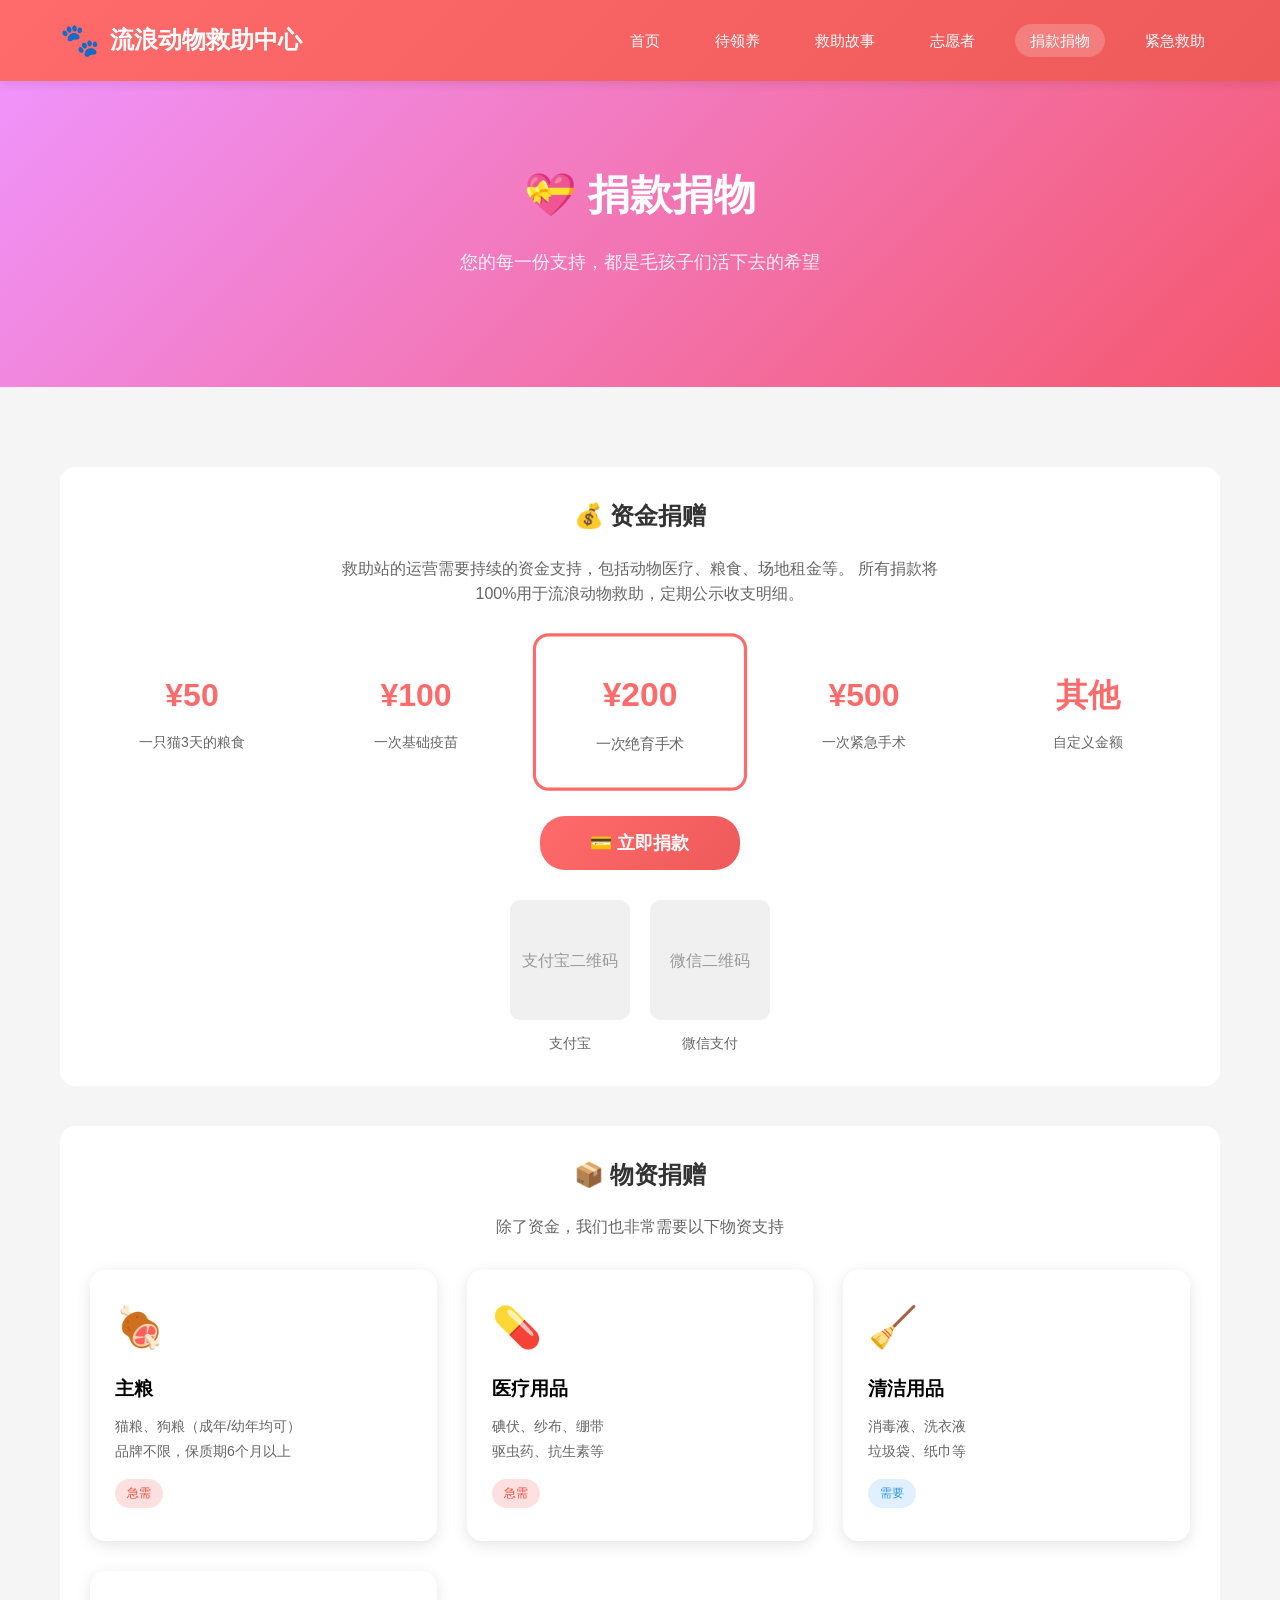
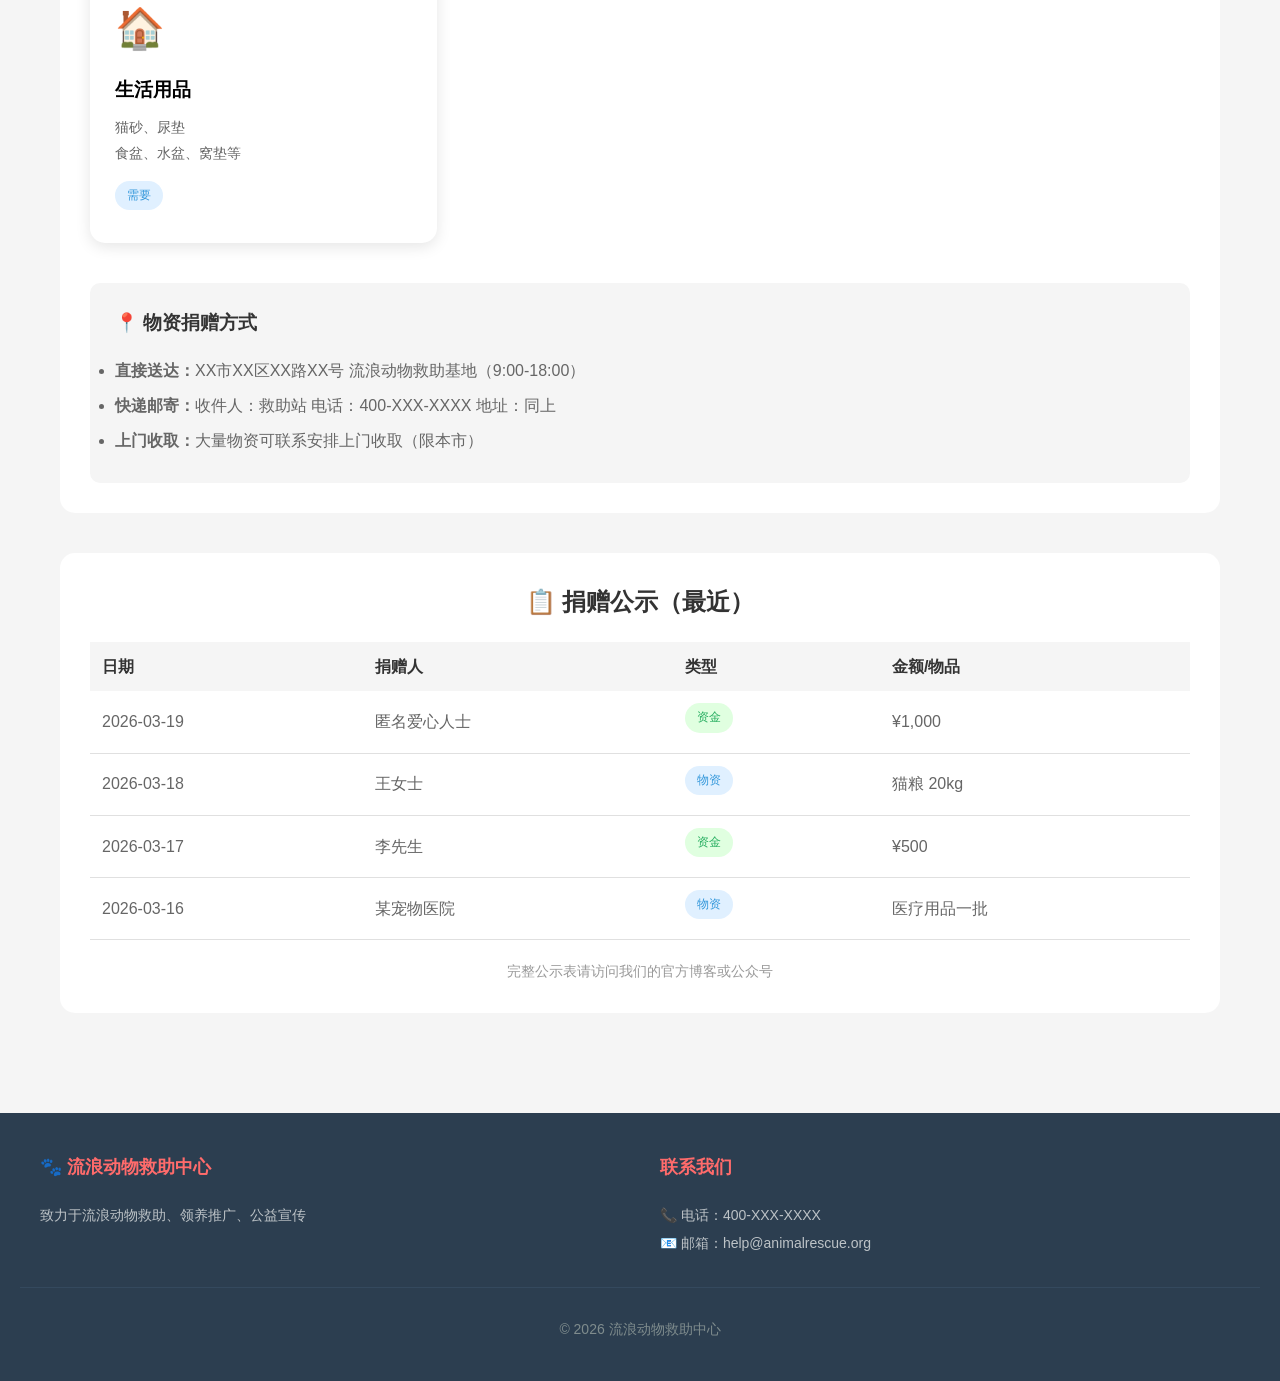
<file: donate.html>
<!DOCTYPE html>
<html lang="zh-CN">
<head>
    <meta charset="UTF-8">
    <meta name="viewport" content="width=device-width, initial-scale=1.0">
    <title>捐款捐物 - 流浪动物救助中心</title>
    <link rel="stylesheet" href="style.css">
</head>
<body>
    <!-- 导航栏 -->
    <nav class="navbar">
        <div class="nav-container">
            <a href="index.html" class="logo">
                <span class="logo-icon">🐾</span>
                <span>流浪动物救助中心</span>
            </a>
            <ul class="nav-links">
                <li><a href="index.html">首页</a></li>
                <li><a href="adopt.html">待领养</a></li>
                <li><a href="stories.html">救助故事</a></li>
                <li><a href="volunteer.html">志愿者</a></li>
                <li><a href="donate.html" class="active">捐款捐物</a></li>
                <li><a href="rescue.html">紧急救助</a></li>
            </ul>
        </div>
    </nav>

    <!-- 页面标题 -->
    <section class="hero" style="background: linear-gradient(135deg, #f093fb 0%, #f5576c 100%);">
        <h1>💝 捐款捐物</h1>
        <p>您的每一份支持，都是毛孩子们活下去的希望</p>
    </section>

    <!-- 主要内容 -->
    <div class="container">
        <!-- 捐款说明 -->
        <div style="background: white; padding: 30px; border-radius: 15px; margin-bottom: 40px; text-align: center;">
            <h2 style="color: #333; margin-bottom: 20px;">💰 资金捐赠</h2>
            <p style="color: #666; max-width: 600px; margin: 0 auto 30px;">
                救助站的运营需要持续的资金支持，包括动物医疗、粮食、场地租金等。
                所有捐款将100%用于流浪动物救助，定期公示收支明细。
            </p>

            <!-- 捐款金额选择 -->
            <div class="donate-options">
                <div class="donate-option" onclick="selectAmount(50, this)">
                    <div class="donate-amount">¥50</div>
                    <div class="donate-desc">一只猫3天的粮食</div>
                </div>
                <div class="donate-option" onclick="selectAmount(100, this)">
                    <div class="donate-amount">¥100</div>
                    <div class="donate-desc">一次基础疫苗</div>
                </div>
                <div class="donate-option selected" onclick="selectAmount(200, this)">
                    <div class="donate-amount">¥200</div>
                    <div class="donate-desc">一次绝育手术</div>
                </div>
                <div class="donate-option" onclick="selectAmount(500, this)">
                    <div class="donate-amount">¥500</div>
                    <div class="donate-desc">一次紧急手术</div>
                </div>
                <div class="donate-option" onclick="selectAmount(0, this)">
                    <div class="donate-amount">其他</div>
                    <div class="donate-desc">自定义金额</div>
                </div>
            </div>

            <!-- 自定义金额输入 -->
            <div id="customAmount" style="display: none; margin: 20px 0;">
                <input type="number" placeholder="请输入金额" style="padding: 12px 20px; border: 2px solid #e0e0e0; border-radius: 8px; width: 200px; font-size: 18px; text-align: center;">
            </div>

            <!-- 捐款按钮 -->
            <div style="margin-top: 30px;">
                <button class="btn btn-primary btn-large" onclick="alert('捐款功能开发中...\n\n目前可通过以下方式捐款：\n1. 支付宝：animalrescue@xxx.org\n2. 微信：扫描下方二维码\n3. 银行转账：详见联系我们')">
                    💳 立即捐款
                </button>
            </div>

            <!-- 支付方式 -->
            <div style="margin-top: 30px; display: flex; justify-content: center; gap: 20px; flex-wrap: wrap;">
                <div style="text-align: center;">
                    <div style="width: 120px; height: 120px; background: #f0f0f0; border-radius: 10px; display: flex; align-items: center; justify-content: center; margin: 0 auto 10px;">
                        <span style="color: #999;">支付宝二维码</span>
                    </div>
                    <span style="color: #666; font-size: 14px;">支付宝</span>
                </div>
                <div style="text-align: center;">
                    <div style="width: 120px; height: 120px; background: #f0f0f0; border-radius: 10px; display: flex; align-items: center; justify-content: center; margin: 0 auto 10px;">
                        <span style="color: #999;">微信二维码</span>
                    </div>
                    <span style="color: #666; font-size: 14px;">微信支付</span>
                </div>
            </div>
        </div>

        <!-- 物资捐赠 -->
        <div style="background: white; padding: 30px; border-radius: 15px; margin-bottom: 40px;">
            <h2 style="color: #333; margin-bottom: 20px; text-align: center;">📦 物资捐赠</h2>
            <p style="color: #666; text-align: center; margin-bottom: 30px;">
                除了资金，我们也非常需要以下物资支持
            </p>

            <div class="card-grid">
                <div class="card" style="padding: 25px;">
                    <div style="font-size: 40px; margin-bottom: 15px;">🍖</div>
                    <h3 style="margin-bottom: 10px;">主粮</h3>
                    <p style="color: #666; font-size: 14px; line-height: 1.8;">
                        猫粮、狗粮（成年/幼年均可）<br>
                        品牌不限，保质期6个月以上
                    </p>
                    <span class="card-tag tag-urgent" style="margin-top: 15px;">急需</span>
                </div>

                <div class="card" style="padding: 25px;">
                    <div style="font-size: 40px; margin-bottom: 15px;">💊</div>
                    <h3 style="margin-bottom: 10px;">医疗用品</h3>
                    <p style="color: #666; font-size: 14px; line-height: 1.8;">
                        碘伏、纱布、绷带<br>
                        驱虫药、抗生素等
                    </p>
                    <span class="card-tag tag-urgent" style="margin-top: 15px;">急需</span>
                </div>

                <div class="card" style="padding: 25px;">
                    <div style="font-size: 40px; margin-bottom: 15px;">🧹</div>
                    <h3 style="margin-bottom: 10px;">清洁用品</h3>
                    <p style="color: #666; font-size: 14px; line-height: 1.8;">
                        消毒液、洗衣液<br>
                        垃圾袋、纸巾等
                    </p>
                    <span class="card-tag tag-normal" style="margin-top: 15px;">需要</span>
                </div>

                <div class="card" style="padding: 25px;">
                    <div style="font-size: 40px; margin-bottom: 15px;">🏠</div>
                    <h3 style="margin-bottom: 10px;">生活用品</h3>
                    <p style="color: #666; font-size: 14px; line-height: 1.8;">
                        猫砂、尿垫<br>
                        食盆、水盆、窝垫等
                    </p>
                    <span class="card-tag tag-normal" style="margin-top: 15px;">需要</span>
                </div>
            </div>

            <!-- 捐赠方式 -->
            <div style="background: #f5f5f5; padding: 25px; border-radius: 10px; margin-top: 30px;">
                <h3 style="color: #333; margin-bottom: 15px;">📍 物资捐赠方式</h3>
                <ul style="color: #666; line-height: 2.2;">
                    <li><strong>直接送达：</strong>XX市XX区XX路XX号 流浪动物救助基地（9:00-18:00）</li>
                    <li><strong>快递邮寄：</strong>收件人：救助站 电话：400-XXX-XXXX 地址：同上</li>
                    <li><strong>上门收取：</strong>大量物资可联系安排上门收取（限本市）</li>
                </ul>
            </div>
        </div>

        <!-- 捐赠公示 -->
        <div style="background: white; padding: 30px; border-radius: 15px;">
            <h2 style="color: #333; margin-bottom: 20px; text-align: center;">📋 捐赠公示（最近）</h2>
            <div style="overflow-x: auto;">
                <table style="width: 100%; border-collapse: collapse;">
                    <thead>
                        <tr style="background: #f5f5f5;">
                            <th style="padding: 12px; text-align: left; color: #333;">日期</th>
                            <th style="padding: 12px; text-align: left; color: #333;">捐赠人</th>
                            <th style="padding: 12px; text-align: left; color: #333;">类型</th>
                            <th style="padding: 12px; text-align: left; color: #333;">金额/物品</th>
                        </tr>
                    </thead>
                    <tbody>
                        <tr style="border-bottom: 1px solid #e0e0e0;">
                            <td style="padding: 12px; color: #666;">2026-03-19</td>
                            <td style="padding: 12px; color: #666;">匿名爱心人士</td>
                            <td style="padding: 12px;"><span class="card-tag tag-success">资金</span></td>
                            <td style="padding: 12px; color: #666;">¥1,000</td>
                        </tr>
                        <tr style="border-bottom: 1px solid #e0e0e0;">
                            <td style="padding: 12px; color: #666;">2026-03-18</td>
                            <td style="padding: 12px; color: #666;">王女士</td>
                            <td style="padding: 12px;"><span class="card-tag tag-normal">物资</span></td>
                            <td style="padding: 12px; color: #666;">猫粮 20kg</td>
                        </tr>
                        <tr style="border-bottom: 1px solid #e0e0e0;">
                            <td style="padding: 12px; color: #666;">2026-03-17</td>
                            <td style="padding: 12px; color: #666;">李先生</td>
                            <td style="padding: 12px;"><span class="card-tag tag-success">资金</span></td>
                            <td style="padding: 12px; color: #666;">¥500</td>
                        </tr>
                        <tr style="border-bottom: 1px solid #e0e0e0;">
                            <td style="padding: 12px; color: #666;">2026-03-16</td>
                            <td style="padding: 12px; color: #666;">某宠物医院</td>
                            <td style="padding: 12px;"><span class="card-tag tag-normal">物资</span></td>
                            <td style="padding: 12px; color: #666;">医疗用品一批</td>
                        </tr>
                    </tbody>
                </table>
            </div>
            <p style="text-align: center; color: #999; font-size: 14px; margin-top: 20px;">
                完整公示表请访问我们的官方博客或公众号
            </p>
        </div>
    </div>

    <!-- 页脚 -->
    <footer class="footer">
        <div class="footer-content">
            <div class="footer-section">
                <h3>🐾 流浪动物救助中心</h3>
                <p>致力于流浪动物救助、领养推广、公益宣传</p>
            </div>
            <div class="footer-section">
                <h3>联系我们</h3>
                <p>📞 电话：400-XXX-XXXX</p>
                <p>📧 邮箱：help@animalrescue.org</p>
            </div>
        </div>
        <div class="footer-bottom">
            <p>© 2026 流浪动物救助中心</p>
        </div>
    </footer>

    <script src="script.js"></script>
</body>
</html>
</file>
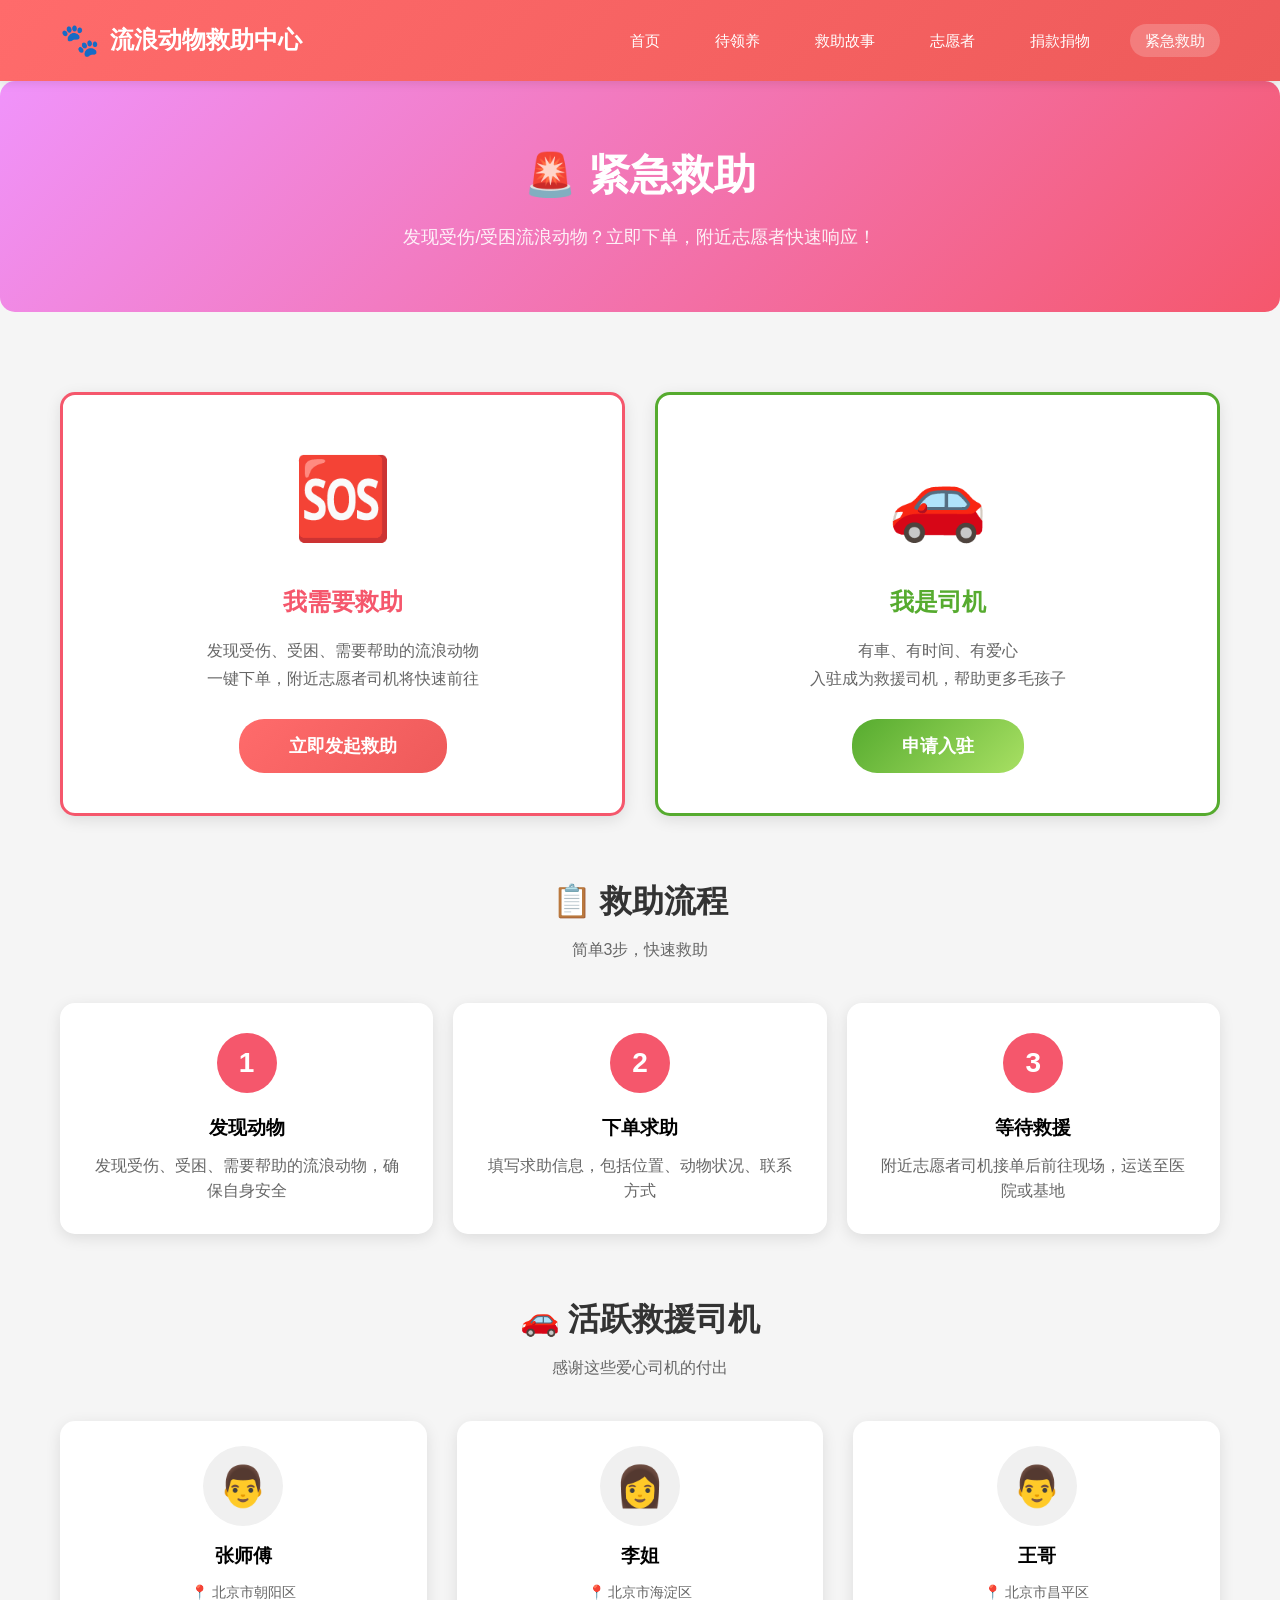
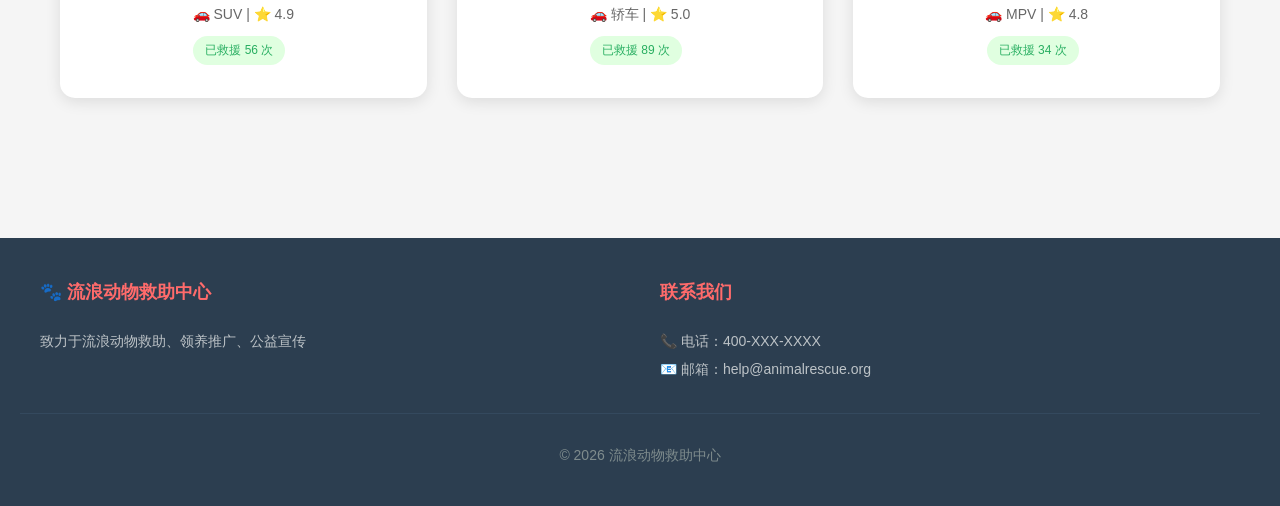
<file: rescue.html>
<!DOCTYPE html>
<html lang="zh-CN">
<head>
    <meta charset="UTF-8">
    <meta name="viewport" content="width=device-width, initial-scale=1.0">
    <title>紧急救助 - 流浪动物救助中心</title>
    <link rel="stylesheet" href="style.css">
</head>
<body>
    <!-- 导航栏 -->
    <nav class="navbar">
        <div class="nav-container">
            <a href="index.html" class="logo">
                <span class="logo-icon">🐾</span>
                <span>流浪动物救助中心</span>
            </a>
            <ul class="nav-links">
                <li><a href="index.html">首页</a></li>
                <li><a href="adopt.html">待领养</a></li>
                <li><a href="stories.html">救助故事</a></li>
                <li><a href="volunteer.html">志愿者</a></li>
                <li><a href="donate.html">捐款捐物</a></li>
                <li><a href="rescue.html" class="active">紧急救助</a></li>
            </ul>
        </div>
    </nav>

    <!-- 页面标题 -->
    <section class="rescue-banner" style="background: linear-gradient(135deg, #f093fb 0%, #f5576c 100%); color: white; padding: 60px 20px; text-align: center;">
        <h1 style="font-size: 42px; margin-bottom: 15px;">🚨 紧急救助</h1>
        <p style="font-size: 18px; opacity: 0.9;">发现受伤/受困流浪动物？立即下单，附近志愿者快速响应！</p>
    </section>

    <!-- 主要内容 -->
    <div class="container">
        <!-- 两个入口 -->
        <div class="card-grid" style="grid-template-columns: repeat(auto-fit, minmax(300px, 1fr));">
            <!-- 求助入口 -->
            <div class="card" style="padding: 40px; text-align: center; border: 3px solid #f5576c;">
                <div style="font-size: 80px; margin-bottom: 20px;">🆘</div>
                <h2 style="color: #f5576c; margin-bottom: 15px;">我需要救助</h2>
                <p style="color: #666; margin-bottom: 25px; line-height: 1.8;">
                    发现受伤、受困、需要帮助的流浪动物<br>
                    一键下单，附近志愿者司机将快速前往
                </p>
                <button class="btn btn-primary btn-large" onclick="showRescueForm()">立即发起救助</button>
            </div>

            <!-- 司机入驻入口 -->
            <div class="card" style="padding: 40px; text-align: center; border: 3px solid #56ab2f;">
                <div style="font-size: 80px; margin-bottom: 20px;">🚗</div>
                <h2 style="color: #56ab2f; margin-bottom: 15px;">我是司机</h2>
                <p style="color: #666; margin-bottom: 25px; line-height: 1.8;">
                    有車、有时间、有爱心<br>
                    入驻成为救援司机，帮助更多毛孩子
                </p>
                <button class="btn btn-primary btn-large" style="background: linear-gradient(135deg, #56ab2f 0%, #a8e063 100%);" onclick="showDriverForm()">申请入驻</button>
            </div>
        </div>

        <!-- 救助流程 -->
        <div class="section-title" style="margin-top: 60px;">
            <h2>📋 救助流程</h2>
            <p>简单3步，快速救助</p>
        </div>

        <div class="rescue-steps" style="display: grid; grid-template-columns: repeat(auto-fit, minmax(250px, 1fr)); gap: 20px; margin-top: 30px;">
            <div class="step-card" style="background: white; padding: 30px; border-radius: 15px; text-align: center; box-shadow: 0 4px 15px rgba(0,0,0,0.1);">
                <div class="step-number" style="background: #f5576c; color: white; width: 60px; height: 60px; font-size: 28px; margin: 0 auto 20px;">1</div>
                <h3 style="margin-bottom: 10px;">发现动物</h3>
                <p style="color: #666;">发现受伤、受困、需要帮助的流浪动物，确保自身安全</p>
            </div>
            <div class="step-card" style="background: white; padding: 30px; border-radius: 15px; text-align: center; box-shadow: 0 4px 15px rgba(0,0,0,0.1);">
                <div class="step-number" style="background: #f5576c; color: white; width: 60px; height: 60px; font-size: 28px; margin: 0 auto 20px;">2</div>
                <h3 style="margin-bottom: 10px;">下单求助</h3>
                <p style="color: #666;">填写求助信息，包括位置、动物状况、联系方式</p>
            </div>
            <div class="step-card" style="background: white; padding: 30px; border-radius: 15px; text-align: center; box-shadow: 0 4px 15px rgba(0,0,0,0.1);">
                <div class="step-number" style="background: #f5576c; color: white; width: 60px; height: 60px; font-size: 28px; margin: 0 auto 20px;">3</div>
                <h3 style="margin-bottom: 10px;">等待救援</h3>
                <p style="color: #666;">附近志愿者司机接单后前往现场，运送至医院或基地</p>
            </div>
        </div>

        <!-- 救助求助表单（默认隐藏） -->
        <div id="rescueForm" style="display: none; max-width: 600px; margin: 40px auto; background: white; padding: 40px; border-radius: 15px; box-shadow: 0 4px 15px rgba(0,0,0,0.1);">
            <h2 style="color: #333; margin-bottom: 20px; text-align: center;">🆘 救助求助单</h2>
            <form onsubmit="submitRescue(event)">
                <div class="form-group">
                    <label>求助人姓名 *</label>
                    <input type="text" required placeholder="请输入您的姓名">
                </div>
                <div class="form-group">
                    <label>联系电话 *</label>
                    <input type="tel" required placeholder="请输入手机号">
                </div>
                <div class="form-group">
                    <label>救助地点 *</label>
                    <input type="text" required placeholder="详细地址，例如：XX路XX号附近">
                </div>
                <div class="form-group">
                    <label>动物类型</label>
                    <select>
                        <option>🐱 猫</option>
                        <option>🐶 狗</option>
                        <option>其他</option>
                    </select>
                </div>
                <div class="form-group">
                    <label>动物状况 *</label>
                    <textarea required placeholder="请描述动物的状况：是否受伤、受困位置、精神状态等"></textarea>
                </div>
                <div class="form-group">
                    <label>现场照片</label>
                    <input type="file" accept="image/*" multiple>
                    <p style="color: #999; font-size: 14px; margin-top: 5px;">可上传多张照片，帮助志愿者了解情况</p>
                </div>
                <div class="form-group">
                    <label>紧急程度 *</label>
                    <select required>
                        <option value="normal">一般 - 动物状态稳定</option>
                        <option value="urgent">紧急 - 动物受伤/状态不佳</option>
                        <option value="critical">危急 - 动物生命垂危</option>
                    </select>
                </div>
                <div style="background: #fff3cd; padding: 15px; border-radius: 8px; margin-bottom: 20px;">
                    <p style="color: #856404; font-size: 14px;">
                        ⚠️ 提交后，附近志愿者将尽快联系您。危急情况请直接拨打110或联系当地动物保护组织。
                    </p>
                </div>
                <button type="submit" class="btn btn-primary" style="width: 100%; padding: 15px; font-size: 18px;">提交求助</button>
            </form>
        </div>

        <!-- 司机入驻表单（默认隐藏） -->
        <div id="driverForm" style="display: none; max-width: 600px; margin: 40px auto; background: white; padding: 40px; border-radius: 15px; box-shadow: 0 4px 15px rgba(0,0,0,0.1);">
            <h2 style="color: #333; margin-bottom: 20px; text-align: center;">🚗 司机入驻申请</h2>
            <form onsubmit="submitDriver(event)">
                <div class="form-group">
                    <label>姓名 *</label>
                    <input type="text" required placeholder="请输入您的姓名">
                </div>
                <div class="form-group">
                    <label>联系电话 *</label>
                    <input type="tel" required placeholder="请输入手机号">
                </div>
                <div class="form-group">
                    <label>微信号</label>
                    <input type="text" placeholder="方便拉入志愿者群">
                </div>
                <div class="form-group">
                    <label>所在城市 *</label>
                    <input type="text" required placeholder="例如：北京市朝阳区">
                </div>
                <div class="form-group">
                    <label>车辆类型</label>
                    <select>
                        <option>轿车</option>
                        <option>SUV</option>
                        <option>MPV/面包车</option>
                        <option>其他</option>
                    </select>
                </div>
                <div class="form-group">
                    <label>可服务时间</label>
                    <select>
                        <option>24小时待命</option>
                        <option>工作日晚上</option>
                        <option>周末全天</option>
                        <option>仅紧急情况</option>
                    </select>
                </div>
                <div class="form-group">
                    <label>救助经验</label>
                    <textarea placeholder="请描述您的救助经历（选填）"></textarea>
                </div>
                <div style="background: #e8f5e9; padding: 15px; border-radius: 8px; margin-bottom: 20px;">
                    <p style="color: #2e7d32; font-size: 14px;">
                        ✓ 司机享有基础油费补贴<br>
                        ✓ 提供免费救助培训<br>
                        ✓ 购买意外保险
                    </p>
                </div>
                <button type="submit" class="btn btn-primary" style="width: 100%; padding: 15px; font-size: 18px; background: linear-gradient(135deg, #56ab2f 0%, #a8e063 100%);">提交申请</button>
            </form>
        </div>

        <!-- 活跃司机展示 -->
        <div class="section-title" style="margin-top: 60px;">
            <h2>🚗 活跃救援司机</h2>
            <p>感谢这些爱心司机的付出</p>
        </div>

        <div class="card-grid">
            <div class="card" style="padding: 25px; text-align: center;">
                <div style="width: 80px; height: 80px; background: #f0f0f0; border-radius: 50%; margin: 0 auto 15px; display: flex; align-items: center; justify-content: center; font-size: 40px;">👨</div>
                <h3 style="margin-bottom: 10px;">张师傅</h3>
                <p style="color: #666; font-size: 14px;">📍 北京市朝阳区</p>
                <p style="color: #666; font-size: 14px;">🚗 SUV | ⭐ 4.9</p>
                <span class="card-tag tag-success" style="margin-top: 10px;">已救援 56 次</span>
            </div>
            <div class="card" style="padding: 25px; text-align: center;">
                <div style="width: 80px; height: 80px; background: #f0f0f0; border-radius: 50%; margin: 0 auto 15px; display: flex; align-items: center; justify-content: center; font-size: 40px;">👩</div>
                <h3 style="margin-bottom: 10px;">李姐</h3>
                <p style="color: #666; font-size: 14px;">📍 北京市海淀区</p>
                <p style="color: #666; font-size: 14px;">🚗 轿车 | ⭐ 5.0</p>
                <span class="card-tag tag-success" style="margin-top: 10px;">已救援 89 次</span>
            </div>
            <div class="card" style="padding: 25px; text-align: center;">
                <div style="width: 80px; height: 80px; background: #f0f0f0; border-radius: 50%; margin: 0 auto 15px; display: flex; align-items: center; justify-content: center; font-size: 40px;">👨</div>
                <h3 style="margin-bottom: 10px;">王哥</h3>
                <p style="color: #666; font-size: 14px;">📍 北京市昌平区</p>
                <p style="color: #666; font-size: 14px;">🚗 MPV | ⭐ 4.8</p>
                <span class="card-tag tag-success" style="margin-top: 10px;">已救援 34 次</span>
            </div>
        </div>
    </div>

    <!-- 页脚 -->
    <footer class="footer">
        <div class="footer-content">
            <div class="footer-section">
                <h3>🐾 流浪动物救助中心</h3>
                <p>致力于流浪动物救助、领养推广、公益宣传</p>
            </div>
            <div class="footer-section">
                <h3>联系我们</h3>
                <p>📞 电话：400-XXX-XXXX</p>
                <p>📧 邮箱：help@animalrescue.org</p>
            </div>
        </div>
        <div class="footer-bottom">
            <p>© 2026 流浪动物救助中心</p>
        </div>
    </footer>

    <script src="script.js"></script>
</body>
</html>
</file>
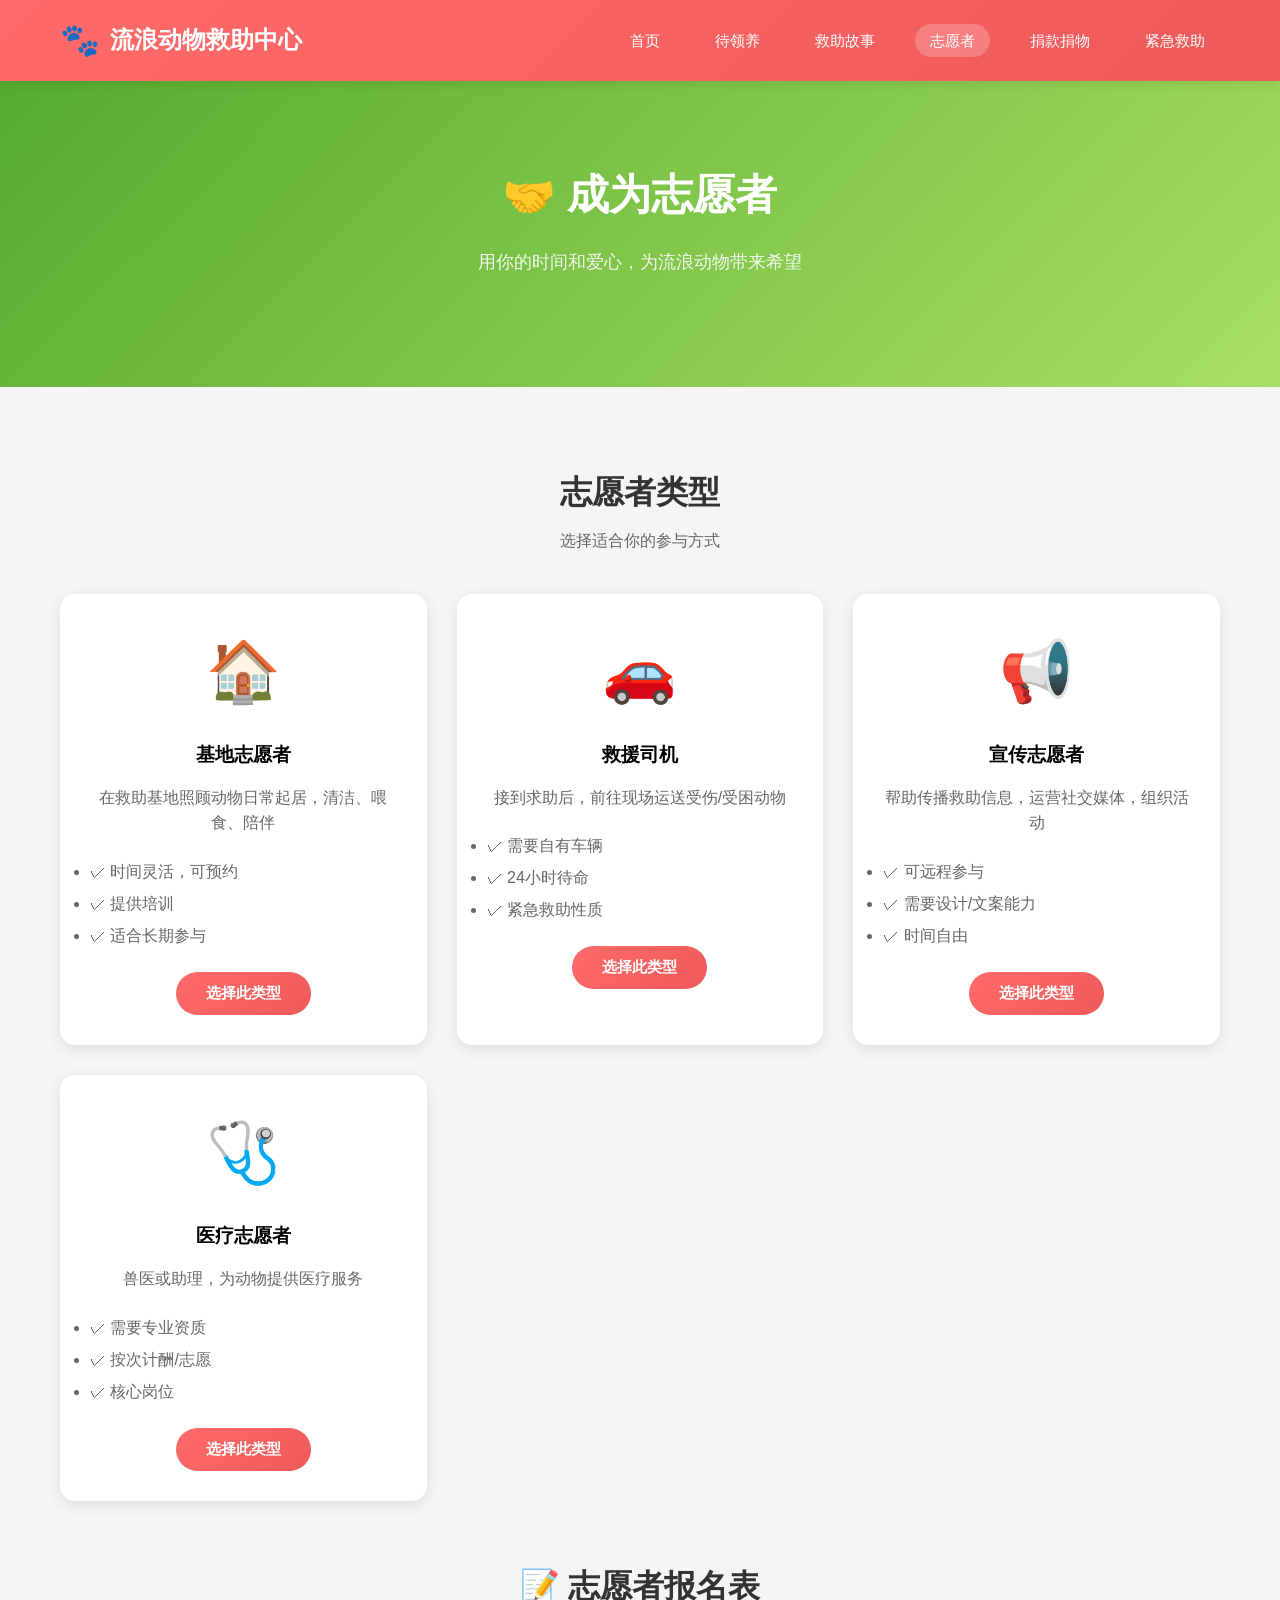
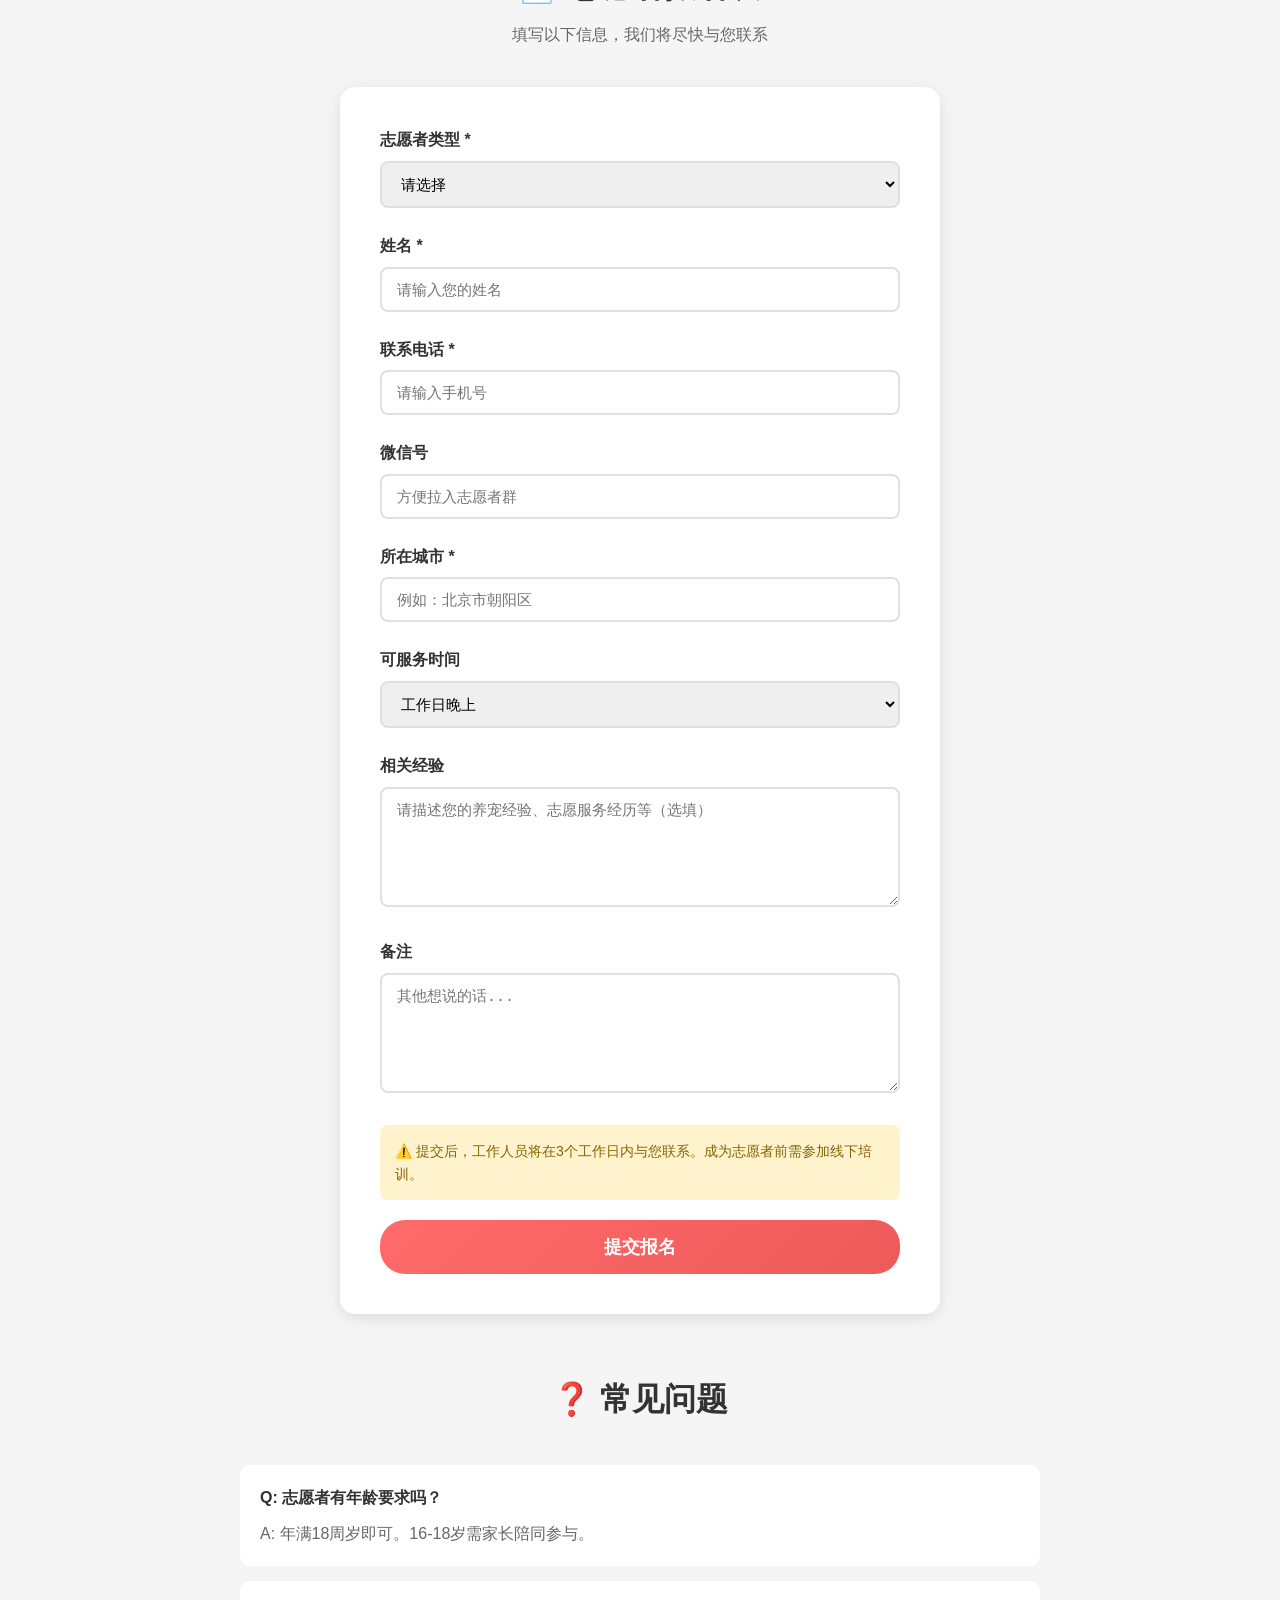
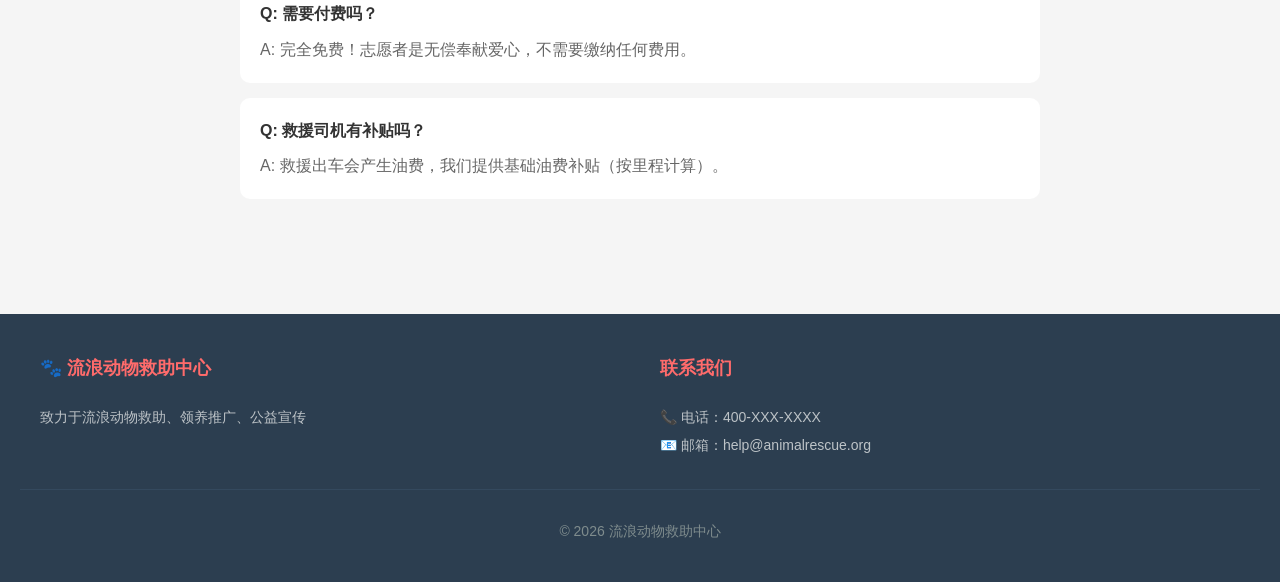
<file: volunteer.html>
<!DOCTYPE html>
<html lang="zh-CN">
<head>
    <meta charset="UTF-8">
    <meta name="viewport" content="width=device-width, initial-scale=1.0">
    <title>志愿者报名 - 流浪动物救助中心</title>
    <link rel="stylesheet" href="style.css">
</head>
<body>
    <!-- 导航栏 -->
    <nav class="navbar">
        <div class="nav-container">
            <a href="index.html" class="logo">
                <span class="logo-icon">🐾</span>
                <span>流浪动物救助中心</span>
            </a>
            <ul class="nav-links">
                <li><a href="index.html">首页</a></li>
                <li><a href="adopt.html">待领养</a></li>
                <li><a href="stories.html">救助故事</a></li>
                <li><a href="volunteer.html" class="active">志愿者</a></li>
                <li><a href="donate.html">捐款捐物</a></li>
                <li><a href="rescue.html">紧急救助</a></li>
            </ul>
        </div>
    </nav>

    <!-- 页面标题 -->
    <section class="hero" style="background: linear-gradient(135deg, #56ab2f 0%, #a8e063 100%);">
        <h1>🤝 成为志愿者</h1>
        <p>用你的时间和爱心，为流浪动物带来希望</p>
    </section>

    <!-- 主要内容 -->
    <div class="container">
        <!-- 志愿者类型 -->
        <div class="section-title">
            <h2>志愿者类型</h2>
            <p>选择适合你的参与方式</p>
        </div>

        <div class="card-grid">
            <div class="card" style="text-align: center; padding: 30px;">
                <div style="font-size: 60px; margin-bottom: 20px;">🏠</div>
                <h3 style="margin-bottom: 15px;">基地志愿者</h3>
                <p style="color: #666; margin-bottom: 20px;">在救助基地照顾动物日常起居，清洁、喂食、陪伴</p>
                <ul style="text-align: left; color: #666; margin-bottom: 20px; line-height: 2;">
                    <li>✓ 时间灵活，可预约</li>
                    <li>✓ 提供培训</li>
                    <li>✓ 适合长期参与</li>
                </ul>
                <button class="btn btn-primary" onclick="selectType('基地志愿者')">选择此类型</button>
            </div>

            <div class="card" style="text-align: center; padding: 30px;">
                <div style="font-size: 60px; margin-bottom: 20px;">🚗</div>
                <h3 style="margin-bottom: 15px;">救援司机</h3>
                <p style="color: #666; margin-bottom: 20px;">接到求助后，前往现场运送受伤/受困动物</p>
                <ul style="text-align: left; color: #666; margin-bottom: 20px; line-height: 2;">
                    <li>✓ 需要自有车辆</li>
                    <li>✓ 24小时待命</li>
                    <li>✓ 紧急救助性质</li>
                </ul>
                <button class="btn btn-primary" onclick="selectType('救援司机')">选择此类型</button>
            </div>

            <div class="card" style="text-align: center; padding: 30px;">
                <div style="font-size: 60px; margin-bottom: 20px;">📢</div>
                <h3 style="margin-bottom: 15px;">宣传志愿者</h3>
                <p style="color: #666; margin-bottom: 20px;">帮助传播救助信息，运营社交媒体，组织活动</p>
                <ul style="text-align: left; color: #666; margin-bottom: 20px; line-height: 2;">
                    <li>✓ 可远程参与</li>
                    <li>✓ 需要设计/文案能力</li>
                    <li>✓ 时间自由</li>
                </ul>
                <button class="btn btn-primary" onclick="selectType('宣传志愿者')">选择此类型</button>
            </div>

            <div class="card" style="text-align: center; padding: 30px;">
                <div style="font-size: 60px; margin-bottom: 20px;">🩺</div>
                <h3 style="margin-bottom: 15px;">医疗志愿者</h3>
                <p style="color: #666; margin-bottom: 20px;">兽医或助理，为动物提供医疗服务</p>
                <ul style="text-align: left; color: #666; margin-bottom: 20px; line-height: 2;">
                    <li>✓ 需要专业资质</li>
                    <li>✓ 按次计酬/志愿</li>
                    <li>✓ 核心岗位</li>
                </ul>
                <button class="btn btn-primary" onclick="selectType('医疗志愿者')">选择此类型</button>
            </div>
        </div>

        <!-- 报名表单 -->
        <div class="section-title" style="margin-top: 60px;">
            <h2>📝 志愿者报名表</h2>
            <p>填写以下信息，我们将尽快与您联系</p>
        </div>

        <div style="max-width: 600px; margin: 0 auto; background: white; padding: 40px; border-radius: 15px; box-shadow: 0 4px 15px rgba(0,0,0,0.1);">
            <form onsubmit="submitVolunteer(event)">
                <div class="form-group">
                    <label>志愿者类型 *</label>
                    <select id="volunteerType" required>
                        <option value="">请选择</option>
                        <option>基地志愿者</option>
                        <option>救援司机</option>
                        <option>宣传志愿者</option>
                        <option>医疗志愿者</option>
                    </select>
                </div>

                <div class="form-group">
                    <label>姓名 *</label>
                    <input type="text" required placeholder="请输入您的姓名">
                </div>

                <div class="form-group">
                    <label>联系电话 *</label>
                    <input type="tel" required placeholder="请输入手机号">
                </div>

                <div class="form-group">
                    <label>微信号</label>
                    <input type="text" placeholder="方便拉入志愿者群">
                </div>

                <div class="form-group">
                    <label>所在城市 *</label>
                    <input type="text" required placeholder="例如：北京市朝阳区">
                </div>

                <div class="form-group">
                    <label>可服务时间</label>
                    <select>
                        <option>工作日晚上</option>
                        <option>周末全天</option>
                        <option>时间灵活</option>
                        <option>仅紧急情况</option>
                    </select>
                </div>

                <div class="form-group">
                    <label>相关经验</label>
                    <textarea placeholder="请描述您的养宠经验、志愿服务经历等（选填）"></textarea>
                </div>

                <div class="form-group">
                    <label>备注</label>
                    <textarea placeholder="其他想说的话..."></textarea>
                </div>

                <div style="background: #fff3cd; padding: 15px; border-radius: 8px; margin-bottom: 20px;">
                    <p style="color: #856404; font-size: 14px;">
                        ⚠️ 提交后，工作人员将在3个工作日内与您联系。成为志愿者前需参加线下培训。
                    </p>
                </div>

                <button type="submit" class="btn btn-primary" style="width: 100%; padding: 15px; font-size: 18px;">提交报名</button>
            </form>
        </div>

        <!-- 常见问题 -->
        <div class="section-title" style="margin-top: 60px;">
            <h2>❓ 常见问题</h2>
        </div>

        <div style="max-width: 800px; margin: 0 auto;">
            <div style="background: white; padding: 20px; border-radius: 10px; margin-bottom: 15px;">
                <h4 style="color: #333; margin-bottom: 10px;">Q: 志愿者有年龄要求吗？</h4>
                <p style="color: #666;">A: 年满18周岁即可。16-18岁需家长陪同参与。</p>
            </div>
            <div style="background: white; padding: 20px; border-radius: 10px; margin-bottom: 15px;">
                <h4 style="color: #333; margin-bottom: 10px;">Q: 需要付费吗？</h4>
                <p style="color: #666;">A: 完全免费！志愿者是无偿奉献爱心，不需要缴纳任何费用。</p>
            </div>
            <div style="background: white; padding: 20px; border-radius: 10px; margin-bottom: 15px;">
                <h4 style="color: #333; margin-bottom: 10px;">Q: 救援司机有补贴吗？</h4>
                <p style="color: #666;">A: 救援出车会产生油费，我们提供基础油费补贴（按里程计算）。</p>
            </div>
        </div>
    </div>

    <!-- 页脚 -->
    <footer class="footer">
        <div class="footer-content">
            <div class="footer-section">
                <h3>🐾 流浪动物救助中心</h3>
                <p>致力于流浪动物救助、领养推广、公益宣传</p>
            </div>
            <div class="footer-section">
                <h3>联系我们</h3>
                <p>📞 电话：400-XXX-XXXX</p>
                <p>📧 邮箱：help@animalrescue.org</p>
            </div>
        </div>
        <div class="footer-bottom">
            <p>© 2026 流浪动物救助中心</p>
        </div>
    </footer>

    <script src="script.js"></script>
</body>
</html>
</file>
<file: style.css>
/* ===== 全局样式 ===== */
* {
    margin: 0;
    padding: 0;
    box-sizing: border-box;
}

body {
    font-family: 'Microsoft YaHei', 'Helvetica Neue', Helvetica, Arial, sans-serif;
    line-height: 1.6;
    颜色: #333;
    background-color: #f5f5f5;
}

a {
    text-decoration: none;
    color: inherit;
}

/* ===== 导航栏 ===== */
.navbar {
    background: linear-gradient(135deg, #ff6b6b 0%, #ee5a5a 100%);
    padding: 15px 0;
    position: sticky;
    top: 0;
    z-index: 1000;
    box-shadow: 0 2px 10px rgba(0,0,0,0.1);
}

.nav-container {
    max-width: 1200px;
    margin: 0 auto;
    display: flex;
    justify-content: space-between;
    align-items: center;
    padding: 0 20px;
}

.logo {
    color: white;
    font-size: 24px;
    font-weight: bold;
    display: flex;
    align-items: center;
    gap: 10px;
}

.logo-icon {
    font-size: 32px;
}

.nav-links {
    display: flex;
    gap: 25px;
    list-style: none;
}

.nav-links a {
    color: white;
    font-size: 15px;
    padding: 8px 15px;
    border-radius: 20px;
    transition: all 0.3s;
}

.nav-links a:hover,
.nav-links a.active {
    background-color: rgba(255,255,255,0.2);
}

/* ===== 页面容器 ===== */
.container {
    max-width: 1200px;
    margin: 0 auto;
    padding: 40px 20px;
}

/* ===== 首页横幅 ===== */
.hero {
    background: linear-gradient(135deg, #667eea 0%, #764ba2 100%);
    color: white;
    text-align: center;
    padding: 80px 20px;
    margin-bottom: 40px;
}

.hero h1 {
    font-size: 42px;
    margin-bottom: 20px;
}

.hero p {
    font-size: 18px;
    opacity: 0.9;
    max-width: 600px;
    margin: 0 auto 30px;
}

.hero-btn {
    display: inline-block;
    background-color: white;
    color: #667eea;
    padding: 15px 40px;
    border-radius: 30px;
    font-weight: bold;
    font-size: 16px;
    transition: all 0.3s;
}

.hero-btn:hover {
    transform: translateY(-3px);
    box-shadow: 0 5px 20px rgba(0,0,0,0.2);
}

/* ===== 板块标题 ===== */
.section-title {
    text-align: center;
    margin-bottom: 40px;
}

.section-title h2 {
    font-size: 32px;
    color: #333;
    margin-bottom: 10px;
}

.section-title p {
    color: #666;
    font-size: 16px;
}

/* ===== 卡片网格 ===== */
.card-grid {
    display: grid;
    grid-template-columns: repeat(auto-fit, minmax(280px, 1fr));
    gap: 30px;
    margin-bottom: 40px;
}

/* ===== 卡片样式 ===== */
.card {
    background: white;
    border-radius: 15px;
    overflow: hidden;
    box-shadow: 0 4px 15px rgba(0,0,0,0.1);
    transition: all 0.3s;
}

.card:hover {
    transform: translateY(-5px);
    box-shadow: 0 8px 25px rgba(0,0,0,0.15);
}

.card-img {
    width: 100%;
    height: 200px;
    object-fit: cover;
}

.card-body {
    padding: 20px;
}

.card-title {
    font-size: 18px;
    color: #333;
    margin-bottom: 10px;
}

.card-text {
    color: #666;
    font-size: 14px;
    margin-bottom: 15px;
    line-height: 1.8;
}

.card-tag {
    display: inline-block;
    padding: 5px 12px;
    border-radius: 15px;
    font-size: 12px;
    margin-right: 8px;
    margin-bottom: 8px;
}

.tag-urgent {
    background-color: #ffe0e0;
    color: #e74c3c;
}

.tag-normal {
    background-color: #e0f0ff;
    color: #3498db;
}

.tag-success {
    background-color: #e0ffe0;
    color: #27ae60;
}

/* ===== 按钮样式 ===== */
.btn {
    display: inline-block;
    padding: 12px 30px;
    border-radius: 25px;
    font-size: 15px;
    font-weight: bold;
    cursor: pointer;
    border: none;
    transition: all 0.3s;
}

.btn-primary {
    background: linear-gradient(135deg, #ff6b6b 0%, #ee5a5a 100%);
    color: white;
}

.btn-primary:hover {
    transform: translateY(-2px);
    box-shadow: 0 5px 15px rgba(255,107,107,0.4);
}

.btn-secondary {
    background-color: #f0f0f0;
    color: #333;
}

.btn-secondary:hover {
    background-color: #e0e0e0;
}

.btn-large {
    padding: 15px 50px;
    font-size: 18px;
}

/* ===== 表单样式 ===== */
.form-group {
    margin-bottom: 25px;
}

.form-group label {
    display: block;
    margin-bottom: 8px;
    font-weight: bold;
    color: #333;
}

.form-group input,
.form-group select,
.form-group textarea {
    width: 100%;
    padding: 12px 15px;
    border: 2px solid #e0e0e0;
    border-radius: 8px;
    font-size: 15px;
    transition: border-color 0.3s;
}

.form-group input:focus,
.form-group select:focus,
.form-group textarea:focus {
    outline: none;
    border-color: #ff6b6b;
}

.form-group textarea {
    min-height: 120px;
    resize: vertical;
}

/* ===== 急救板块特殊样式 ===== */
.rescue-banner {
    background: linear-gradient(135deg, #f093fb 0%, #f5576c 100%);
    color: white;
    padding: 40px;
    border-radius: 15px;
    text-align: center;
    margin-bottom: 40px;
}

.rescue-banner h2 {
    font-size: 32px;
    margin-bottom: 15px;
}

.rescue-steps {
    display: grid;
    grid-template-columns: repeat(auto-fit, minmax(250px, 1fr));
    gap: 20px;
    margin-top: 30px;
}

.step-card {
    background: rgba(255,255,255,0.15);
    padding: 25px;
    border-radius: 10px;
    backdrop-filter: blur(10px);
}

.step-number {
    width: 50px;
    height: 50px;
    background-color: white;
    color: #f5576c;
    border-radius: 50%;
    display: flex;
    align-items: center;
    justify-content: center;
    font-size: 24px;
    font-weight: bold;
    margin: 0 auto 15px;
}

/* ===== 捐款板块样式 ===== */
.donate-options {
    display: grid;
    grid-template-columns: repeat(auto-fit, minmax(200px, 1fr));
    gap: 20px;
    margin-bottom: 30px;
}

.donate-option {
    background: white;
    padding: 30px;
    border-radius: 15px;
    text-align: center;
    border: 3px solid transparent;
    cursor: pointer;
    transition: all 0.3s;
}

.donate-option:hover,
.donate-option.selected {
    border-color: #ff6b6b;
    transform: scale(1.05);
}

.donate-amount {
    font-size: 32px;
    font-weight: bold;
    color: #ff6b6b;
    margin-bottom: 10px;
}

.donate-desc {
    color: #666;
    font-size: 14px;
}

/* ===== 页脚 ===== */
.footer {
    background-color: #2c3e50;
    color: white;
    padding: 40px 20px;
    margin-top: 60px;
}

.footer-content {
    max-width: 1200px;
    margin: 0 auto;
    display: grid;
    grid-template-columns: repeat(auto-fit, minmax(250px, 1fr));
    gap: 40px;
}

.footer-section h3 {
    font-size: 18px;
    margin-bottom: 20px;
    color: #ff6b6b;
}

.footer-section p,
.footer-section a {
    color: #bdc3c7;
    font-size: 14px;
    line-height: 2;
}

.footer-section a:hover {
    color: white;
}

.footer-bottom {
    text-align: center;
    padding-top: 30px;
    margin-top: 30px;
    border-top: 1px solid #34495e;
    color: #7f8c8d;
    font-size: 14px;
}

/* ===== 响应式 ===== */
@media (max-width: 768px) {
    .nav-links {
        display: none;
    }
    
    .hero h1 {
        font-size: 28px;
    }
    
    .card-grid {
        grid-template-columns: 1fr;
    }
}

/* ===== 弹窗样式 ===== */
.modal {
    display: none;
    position: fixed;
    top: 0;
    left: 0;
    width: 100%;
    height: 100%;
    background-color: rgba(0,0,0,0.5);
    z-index: 2000;
    align-items: center;
    justify-content: center;
}

.modal.show {
    display: flex;
}

.modal-content {
    背景: 白色;
    填充: 40像素;
    border-radius: 15px;
    max-width: 500px;
    宽度: 90%;
    max-height: 80vh;
    溢出-y: 自动;
    位置: 相对;
}

.modal-close {
    position: absolute;
    top: 15px;
    right: 20px;
    font-size: 28px;
    光标: 指针;
    颜色: #999;
}

.modal-close:hover {
    颜色: #333;
}
</file>
